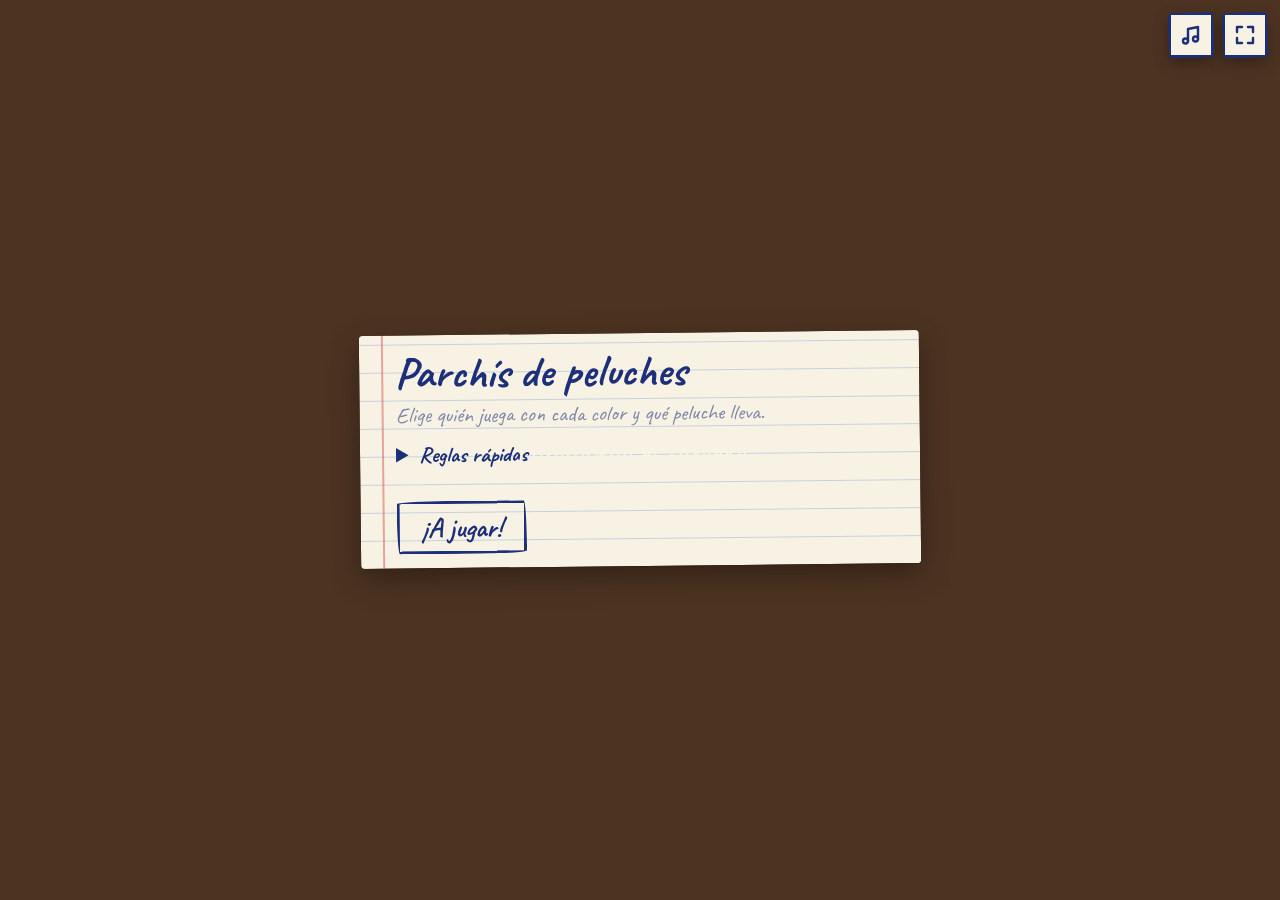
<file: index.html>
<!doctype html>
<html lang="es">
<head>
  <meta charset="utf-8">
  <meta name="viewport" content="width=device-width, initial-scale=1">
  <title>Games</title>
  <meta http-equiv="refresh" content="0; url=parchis/">
  <link rel="canonical" href="parchis/">
</head>
<body>
  <p><a href="parchis/">Ir al Parchís de peluches</a></p>
</body>
</html>
</file>
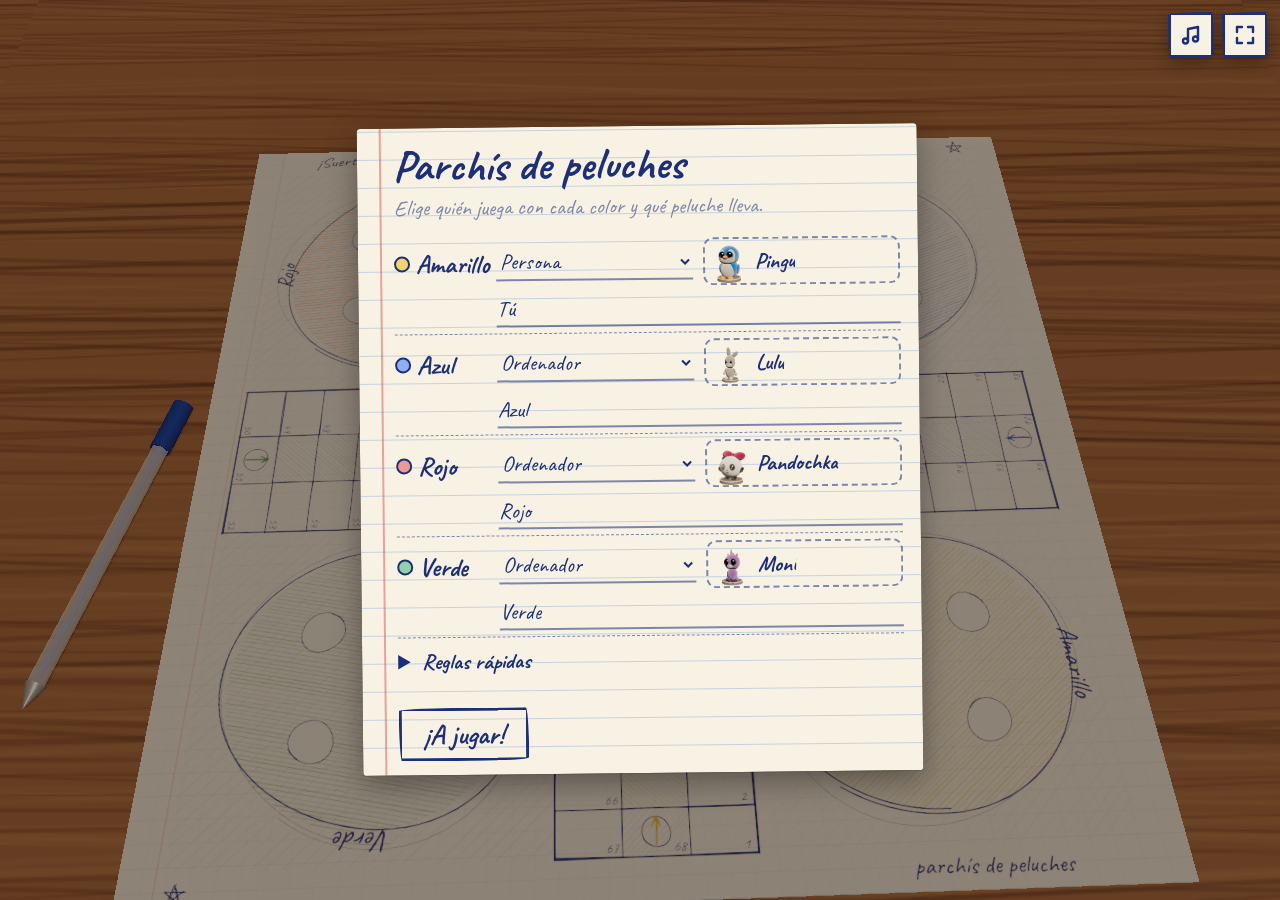
<file: parchis/index.html>
<!doctype html>
<html lang="es">
<head>
  <meta charset="utf-8">
  <meta name="viewport" content="width=device-width, initial-scale=1, viewport-fit=cover">
  <title>Parchís de peluches</title>
  <link rel="manifest" href="manifest.webmanifest">
  <meta name="theme-color" content="#3b281c">
  <meta name="mobile-web-app-capable" content="yes">
  <meta name="apple-mobile-web-app-capable" content="yes">
  <meta name="apple-mobile-web-app-status-bar-style" content="black-translucent">
  <meta name="apple-mobile-web-app-title" content="Parchís">
  <link rel="apple-touch-icon" href="icons/icon-180.png">
  <link rel="icon" href="icons/icon-192.png">
  <link rel="preconnect" href="https://fonts.googleapis.com">
  <link rel="preconnect" href="https://fonts.gstatic.com" crossorigin>
  <link href="https://fonts.googleapis.com/css2?family=Caveat:wght@500;600;700&display=swap" rel="stylesheet">
  <link rel="stylesheet" href="css/style.css?v=20261029">
  <!-- Aviso si el juego no arranca: script clásico, funciona aunque falle el resto -->
  <script>
  (function () {
    var shown = false;
    function info() {
      var gl = 'no', max = '?', gpu = '?';
      try {
        var c = document.createElement('canvas');
        var g = c.getContext('webgl2') || c.getContext('webgl');
        if (g) {
          gl = (typeof WebGL2RenderingContext !== 'undefined' && g instanceof WebGL2RenderingContext) ? 'WebGL2' : 'WebGL1';
          max = g.getParameter(g.MAX_TEXTURE_SIZE);
          var ext = g.getExtension('WEBGL_debug_renderer_info');
          if (ext) gpu = g.getParameter(ext.UNMASKED_RENDERER_WEBGL);
        }
      } catch (e) {}
      var im = (window.HTMLScriptElement && HTMLScriptElement.supports) ? (HTMLScriptElement.supports('importmap') ? 'sí' : 'no') : 'desconocido';
      return 'Navegador: ' + navigator.userAgent +
        '\nPantalla: ' + screen.width + '×' + screen.height + ' × ' + (window.devicePixelRatio || 1) +
        '\nMemoria: ' + (navigator.deviceMemory ? navigator.deviceMemory + ' GB' : 'desconocida') +
        '\n3D: ' + gl + ' · textura máx. ' + max + ' · ' + gpu +
        '\nImport maps: ' + im + ' · Modo ligero: ' + (window.PARCHIS_LIGHT ? 'sí' : 'no');
    }
    window.parchisFail = function (msg, reloadLight) {
      if (reloadLight) {
        setTimeout(function () { location.href = location.pathname + '?ligero=1'; }, 1500);
      }
      if (shown) return;
      shown = true;
      var box = document.createElement('div');
      box.id = 'boot-error';
      box.setAttribute('role', 'alert');
      box.innerHTML = '<h2>El juego no ha podido arrancar</h2><p class="why"></p>' +
        '<p>Haz una captura de esta pantalla y envíala para revisarlo.</p><pre></pre>' +
        '<p><button type="button" class="light">Probar en modo ligero</button> <button type="button" class="again">Recargar</button></p>';
      box.querySelector('.why').textContent = msg;
      box.querySelector('pre').textContent = info();
      box.querySelector('.light').onclick = function () { location.href = location.pathname + '?ligero=1'; };
      box.querySelector('.again').onclick = function () { location.reload(); };
      (document.body || document.documentElement).appendChild(box);
    };
    window.addEventListener('error', function (e) {
      if (window.parchisReady) return;
      parchisFail((e.message || 'Error al cargar') + (e.filename ? ' (' + e.filename.split('/').pop() + ':' + e.lineno + ')' : ''));
    });
    window.addEventListener('unhandledrejection', function (e) {
      if (window.parchisReady) return;
      parchisFail('Error: ' + (e.reason && e.reason.message ? e.reason.message : e.reason));
    });
    if (window.HTMLScriptElement && HTMLScriptElement.supports && !HTMLScriptElement.supports('importmap')) {
      window.addEventListener('DOMContentLoaded', function () { parchisFail('Este navegador es demasiado antiguo para el juego (no admite «import maps»). Actualiza Chrome o Samsung Internet desde la tienda de aplicaciones.'); });
    }
    // si en 30 segundos no ha terminado de cargar, mostrar qué se sabe
    setTimeout(function () { if (!window.parchisReady) parchisFail('El juego tarda demasiado en cargar.'); }, 30000);
  })();
  </script>
  <script type="importmap">
    {
      "imports": {
        "three": "./vendor/three.module.min.js",
        "./js/rules.js": "./js/rules.js?v=20261029",
        "./js/board.js": "./js/board.js?v=20261029",
        "./js/plush.js": "./js/plush.js?v=20261029",
        "./js/dice.js": "./js/dice.js?v=20261029",
        "./js/fx.js": "./js/fx.js?v=20261029",
        "./js/music.js": "./js/music.js?v=20261029",
        "./js/tunes.js": "./js/tunes.js?v=20261029"
      }
    }
  </script>
</head>
<body>
  <div id="stage"></div>

  <!-- Pantalla completa -->
  <button id="fullscreen" class="corner-btn" type="button" aria-label="Pantalla completa" title="Pantalla completa">
    <svg viewBox="0 0 24 24" width="24" height="24" aria-hidden="true">
      <path class="fs-enter" d="M4 9V4h5M15 4h5v5M20 15v5h-5M9 20H4v-5" />
      <path class="fs-exit" d="M9 4v5H4M20 9h-5V4M15 20v-5h5M4 15h5v5" />
    </svg>
  </button>
  <!-- Música -->
  <button id="sound" class="corner-btn sound-btn" type="button" aria-label="Quitar música" title="Quitar música">
    <svg viewBox="0 0 24 24" width="24" height="24" aria-hidden="true">
      <path d="M9 18V6l10-2v12" /><circle cx="6.5" cy="18" r="2.5" /><circle cx="16.5" cy="16" r="2.5" />
      <path class="mute-x" d="M3 3l18 18" />
    </svg>
  </button>
  <p id="fs-tip" class="note hidden" role="status"></p>

  <!-- Marcador -->
  <aside id="hud" class="note hidden">
    <h2>Turnos</h2>
    <ol id="players"></ol>
    <div class="hud-actions">
      <label class="check"><input type="checkbox" id="fast"> CPU rápida</label>
      <button id="restart" class="link">Nueva partida</button>
    </div>
  </aside>

  <!-- Mensajes y botón de tirar -->
  <div id="bar" class="hidden">
    <p id="msg"></p>
    <button id="roll" class="pen-btn" disabled>Tirar el dado</button>
  </div>

  <!-- Configuración -->
  <div id="setup" class="overlay">
    <form class="note card" id="setup-form">
      <h1>Parchís de peluches</h1>
      <p class="sub">Elige quién juega con cada color y qué peluche lleva.</p>
      <div id="seats"></div>
      <details class="rules">
        <summary>Reglas rápidas</summary>
        <ul>
          <li>Con un <b>5</b> sacas ficha de casa (si puedes, es obligatorio).</li>
          <li>Con un <b>6</b> repites. Si ya tienes todas fuera, el 6 cuenta como 7.</li>
          <li>Tres 6 seguidos: la última ficha que moviste vuelve a casa.</li>
          <li>Comer una ficha te da <b>20</b> casillas; llegar a la meta, <b>10</b>.</li>
          <li>En los seguros (círculos y estrellas) no se come.</li>
          <li>Dos fichas del mismo color en una casilla forman una <b>barrera</b>: nadie pasa. Con un 6 tienes que abrirla si puedes.</li>
        </ul>
      </details>
      <p id="setup-error" class="error"></p>
      <button type="submit" class="pen-btn">¡A jugar!</button>
    </form>
  </div>

  <!-- Galería de peluches -->
  <div id="picker" class="overlay hidden">
    <div class="note card picker-card" role="dialog" aria-modal="true" aria-labelledby="picker-title">
      <h2 id="picker-title">Peluche</h2>
      <div id="picker-grid"></div>
    </div>
  </div>

  <!-- Fin de partida -->
  <div id="win" class="hidden">
    <div class="note card">
      <h1 id="win-title"></h1>
      <p id="win-text" class="sub"></p>
      <button id="again" class="pen-btn">Otra partida</button>
    </div>
  </div>

  <div id="loading">Dibujando el tablero…</div>

  <script type="module" src="js/main.js?v=20261029"></script>
</body>
</html>
</file>
<file: parchis/css/style.css>
:root {
  --paper: #f7f2e4;
  --ink: #1d2f78;
  --ink-soft: rgba(29, 47, 120, 0.55);
  --rule: rgba(110, 150, 210, 0.35);
  --margin: rgba(220, 80, 80, 0.5);
  --table: #6b4a33;
  --hand: "Caveat", "Comic Sans MS", cursive;
}

* { box-sizing: border-box; }

html, body {
  margin: 0;
  height: 100%;
  overflow: hidden;
  background: var(--table);
  color: var(--ink);
  font-family: var(--hand);
  -webkit-tap-highlight-color: transparent;
}

#stage { position: fixed; inset: 0; }
#stage canvas { width: 100% !important; height: 100% !important; }
#stage canvas { display: block; touch-action: none; }

.hidden { display: none !important; }

/* Hoja de libreta */
.note {
  background:
    linear-gradient(90deg, transparent 22px, var(--margin) 22px, var(--margin) 24px, transparent 24px),
    repeating-linear-gradient(0deg, transparent 0 27px, var(--rule) 27px 28px),
    var(--paper);
  border-radius: 4px;
  box-shadow: 0 10px 30px rgba(0, 0, 0, 0.35), 0 1px 0 rgba(0, 0, 0, 0.1);
  padding: 14px 18px 14px 36px;
}

h1, h2 { margin: 0; font-weight: 700; line-height: 1.1; }
h1 { font-size: 44px; }
h2 { font-size: 28px; }
.sub { font-size: 22px; margin: 4px 0 12px; color: var(--ink-soft); }

button, input, select { font-family: var(--hand); color: var(--ink); }

.pen-btn {
  font-size: 28px;
  font-weight: 700;
  padding: 6px 22px;
  background: transparent;
  border: 3px solid var(--ink);
  border-radius: 255px 15px 225px 15px / 15px 225px 15px 255px;
  cursor: pointer;
  transition: transform 0.12s, background 0.12s;
}
.pen-btn:hover:not(:disabled) { transform: rotate(-1.5deg) scale(1.04); background: rgba(29, 47, 120, 0.08); }
.pen-btn:disabled { opacity: 0.35; cursor: default; }
.pen-btn:focus-visible { outline: 3px dashed var(--ink); outline-offset: 3px; }

.link {
  background: none; border: none; font-size: 22px; cursor: pointer;
  text-decoration: underline wavy var(--ink-soft); padding: 0;
}

/* Configuración */
.overlay {
  position: fixed; inset: 0;
  display: grid; place-items: center;
  background: rgba(40, 25, 15, 0.45);
  padding: 16px;
  overflow-y: auto;
  z-index: 10;
}
.card { width: min(560px, 100%); transform: rotate(-0.6deg); }

.seat {
  display: grid;
  grid-template-columns: 92px 1fr 1fr;
  gap: 6px 10px;
  align-items: center;
  padding: 6px 0;
  border-bottom: 1px dashed var(--ink-soft);
}
.seat .color { font-size: 26px; font-weight: 700; display: flex; align-items: center; gap: 6px; }
.seat .dot { width: 16px; height: 16px; border-radius: 50%; border: 2px solid var(--ink); flex: none; }
.seat select, .seat input {
  font-size: 22px; width: 100%; min-width: 0;
  background: transparent; border: none; border-bottom: 2px solid var(--ink-soft);
  padding: 2px 0;
}
.seat input { grid-column: 2 / 4; }
.seat .plush {
  display: flex; align-items: center; gap: 4px; min-width: 0;
  background: transparent; border: 2px dashed var(--ink-soft); border-radius: 10px;
  font-size: 22px; font-weight: 700; padding: 0 8px 0 2px; cursor: pointer; text-align: left;
}
.seat .plush img { width: 44px; height: 44px; flex: none; }
.thumb-initial {
  flex: none; display: grid; place-items: center;
  width: 36px; height: 36px; margin: 4px;
  border: 2px solid var(--ink); border-radius: 50%;
  font-size: 22px; font-weight: 700;
}
.pick .thumb-initial { width: 72px; height: 72px; margin: 12px; font-size: 40px; }
.seat .plush span { overflow: hidden; text-overflow: ellipsis; white-space: nowrap; }
.seat .plush:hover { border-style: solid; }
.seat .plush:focus-visible { outline: 3px dashed var(--ink); outline-offset: 2px; }

/* Galería de peluches */
#picker { z-index: 15; }
.picker-card { width: min(520px, 100%); transform: rotate(0.5deg); }
#picker-grid { display: grid; grid-template-columns: repeat(auto-fill, minmax(104px, 1fr)); gap: 8px; margin-top: 8px; }
.pick {
  display: flex; flex-direction: column; align-items: center;
  background: transparent; border: 2px solid transparent; border-radius: 12px;
  font-size: 22px; font-weight: 700; padding: 4px; cursor: pointer;
}
.pick img { width: 96px; height: 96px; }
.pick:hover { background: rgba(29, 47, 120, 0.06); }
.pick[aria-pressed="true"] { border-color: var(--ink); background: rgba(29, 47, 120, 0.08); border-radius: 255px 18px 225px 18px / 18px 225px 18px 255px; }
.pick:focus-visible { outline: 3px dashed var(--ink); outline-offset: 2px; }
.seat.off .who ~ * { opacity: 0.35; }

.rules { font-size: 20px; margin: 10px 0 4px; }
.rules summary { cursor: pointer; font-size: 22px; font-weight: 700; }
.rules ul { margin: 6px 0; padding-left: 20px; }
.error { color: #c8322b; font-size: 20px; min-height: 1em; margin: 6px 0; }

/* Marcador */
#hud {
  position: fixed; top: 12px; left: 12px;
  width: 230px;
  font-size: 22px;
  transform: rotate(-1deg);
  z-index: 5;
}
#players { list-style: none; margin: 4px 0 6px; padding: 0; }
#players li {
  display: flex; align-items: center; gap: 8px;
  padding: 1px 4px; border-radius: 6px;
}
#players li .dot { width: 14px; height: 14px; border-radius: 50%; border: 2px solid var(--ink); flex: none; }
#players li .name { flex: 1; overflow: hidden; text-overflow: ellipsis; white-space: nowrap; }
#players li .meta { font-size: 18px; color: var(--ink-soft); }
#players li.turn { background: rgba(29, 47, 120, 0.1); font-weight: 700; }
#players li.turn .name::before { content: "→ "; }
.hud-actions { display: flex; justify-content: space-between; align-items: center; gap: 6px; flex-wrap: wrap; }
.check { font-size: 20px; display: flex; align-items: center; gap: 4px; cursor: pointer; }
.check input { accent-color: var(--ink); width: 16px; height: 16px; }

/* Botón de pantalla completa */
.corner-btn {
  position: fixed;
  top: calc(12px + env(safe-area-inset-top, 0px));
  right: calc(12px + env(safe-area-inset-right, 0px));
  width: 46px; height: 46px;
  display: grid; place-items: center;
  background: var(--paper);
  border: 3px solid var(--ink);
  border-radius: 255px 15px 225px 15px / 15px 225px 15px 255px;
  box-shadow: 0 6px 16px rgba(0, 0, 0, 0.3);
  cursor: pointer;
  z-index: 11;
}
.corner-btn svg { fill: none; stroke: var(--ink); stroke-width: 2.4; stroke-linecap: round; stroke-linejoin: round; }
.corner-btn .fs-exit, .corner-btn.active .fs-enter { display: none; }
.corner-btn.active .fs-exit { display: inline; }
.corner-btn:hover { transform: rotate(-3deg) scale(1.05); }
.corner-btn:focus-visible { outline: 3px dashed var(--paper); outline-offset: 3px; }
.sound-btn { right: calc(66px + env(safe-area-inset-right, 0px)); }
.sound-btn .mute-x { display: none; }
.sound-btn.active .mute-x { display: inline; stroke: #c8322b; }
#fs-tip {
  position: fixed;
  top: calc(66px + env(safe-area-inset-top, 0px));
  right: 12px;
  width: min(320px, calc(100% - 24px));
  margin: 0;
  font-size: 21px;
  line-height: 1.2;
  z-index: 11;
  cursor: pointer;
}

/* Barra de mensajes y botón de tirar: pequeña, de tamaño fijo y translúcida */
#bar {
  position: fixed;
  display: flex; align-items: center; gap: 10px;
  background: rgba(247, 242, 228, 0.72);
  -webkit-backdrop-filter: blur(4px); backdrop-filter: blur(4px);
  border-radius: 6px;
  box-shadow: 0 6px 18px rgba(0, 0, 0, 0.22);
  padding: 6px 8px 6px 14px;
  z-index: 5;
}
#bar #msg {
  font-size: 19px; line-height: 1.1;
  height: 2.2em; overflow: hidden;
  display: -webkit-box; -webkit-line-clamp: 2; -webkit-box-orient: vertical;
}
#bar .pen-btn { font-size: 21px; padding: 3px 14px; background: rgba(247, 242, 228, 0.6); flex: none; }
#hud {
  background: rgba(247, 242, 228, 0.72);
  -webkit-backdrop-filter: blur(4px); backdrop-filter: blur(4px);
  box-shadow: 0 6px 18px rgba(0, 0, 0, 0.22);
}

/* Horizontal (tablet, ordenador): marcador arriba y barra abajo, en la esquina izquierda */
body.side #hud { width: 210px; font-size: 20px; padding: 8px 12px 8px 28px; }
body.side #hud h2 { font-size: 22px; }
body.side #bar {
  left: 12px; bottom: calc(12px + env(safe-area-inset-bottom, 0px));
  width: 210px;
  flex-direction: column; align-items: stretch; gap: 6px;
}

/* Vertical (móvil, tablet de pie): marcador arriba y barra estrecha abajo */
body.stack #hud {
  top: calc(8px + env(safe-area-inset-top, 0px)); left: 8px; right: 120px;
  width: auto; transform: none;
  padding: 4px 10px 4px 28px; font-size: 18px;
}
body.stack #hud h2 { display: none; }
body.stack #players { display: grid; grid-template-columns: 1fr 1fr; gap: 0 8px; margin: 0 0 2px; }
body.stack #players li .meta { font-size: 15px; }
body.stack #bar {
  left: 50%; transform: translateX(-50%);
  bottom: calc(8px + env(safe-area-inset-bottom, 0px));
  width: min(520px, calc(100% - 16px));
}
body.stack #bar #msg { flex: 1; min-width: 0; font-size: 17px; }

/* Fiesta final: pantalla entera para el baile; la tarjeta abajo, sin tapar */
body.celebrating #hud, body.celebrating #bar { display: none !important; }
#win {
  position: fixed; left: 50%; bottom: calc(18px + env(safe-area-inset-bottom, 0px));
  transform: translateX(-50%);
  width: min(460px, calc(100% - 24px));
  z-index: 10;
  animation: rise 0.5s ease-out;
}
#win .card { width: 100%; transform: rotate(-0.8deg); display: flex; flex-wrap: wrap; align-items: center; gap: 4px 14px; }
#win h1 { font-size: 38px; flex: 1 1 100%; }
#win .sub { margin: 0; flex: 1 1 200px; }
@keyframes rise { from { transform: translate(-50%, 40px); opacity: 0; } to { transform: translate(-50%, 0); opacity: 1; } }
@media (prefers-reduced-motion: reduce) { #win { animation: none; } }

#msg { margin: 0; flex: 1; font-size: 24px; line-height: 1.15; min-height: 1.15em; }

#loading {
  position: fixed; inset: 0; display: grid; place-items: center;
  font-size: 34px; color: var(--paper); z-index: 20; pointer-events: none;
}

@media (max-width: 640px) {
  h1 { font-size: 36px; }
  .pen-btn { font-size: 24px; }
  .seat { grid-template-columns: 78px 1fr 1fr; }
  .seat .color { font-size: 22px; }
  .seat select, .seat input, .seat .plush { font-size: 19px; }
  .seat .plush img { width: 36px; height: 36px; }
  .pick img { width: 80px; height: 80px; }
}

/* Aviso de arranque fallido */
#boot-error {
  position: fixed; inset: 16px; z-index: 50; overflow: auto;
  background: var(--paper); color: var(--ink);
  border-radius: 6px; box-shadow: 0 10px 30px rgba(0, 0, 0, 0.4);
  padding: 16px 20px; font-size: 20px;
}
#boot-error h2 { margin: 0 0 6px; }
#boot-error pre {
  white-space: pre-wrap; word-break: break-word;
  font: 13px/1.4 ui-monospace, Menlo, Consolas, monospace;
  background: rgba(29, 47, 120, 0.06); padding: 8px 10px; border-radius: 4px;
}
#boot-error button { font: inherit; font-size: 20px; padding: 4px 14px; border: 2px solid var(--ink); border-radius: 8px; background: transparent; color: var(--ink); }
</file>
